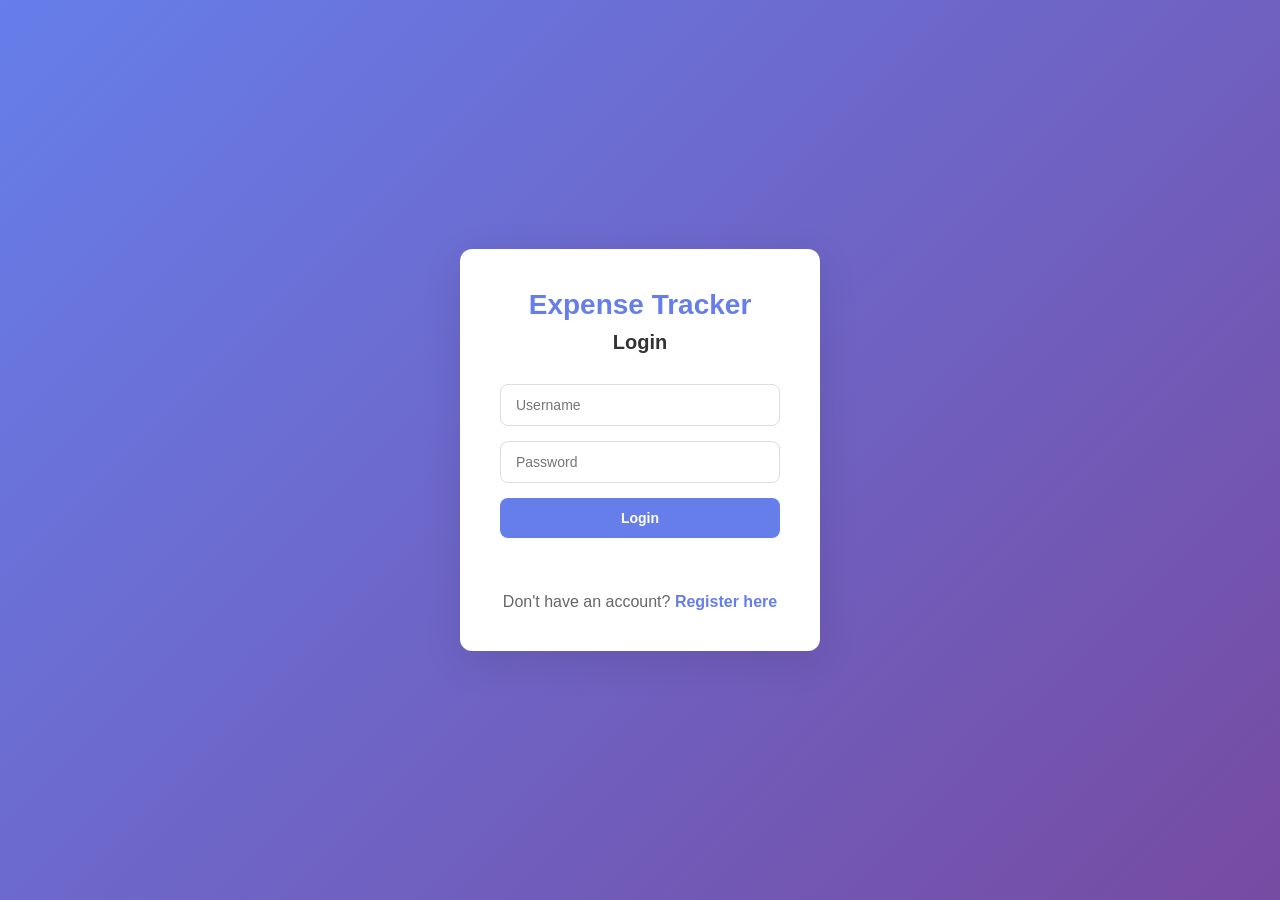
<file: src/main/resources/static/index.html>
<!DOCTYPE html>
<html lang="en">
<head>
    <meta charset="UTF-8">
    <meta name="viewport" content="width=device-width, initial-scale=1.0">
    <title>Expense Tracker - Login</title>
    <link rel="stylesheet" href="css/style.css">
</head>
<body>
<div class="auth-container">
    <div class="auth-card">
        <h1>Expense Tracker</h1>
        <h2>Login</h2>
        <div class="form-group">
            <input type="text" id="username" placeholder="Username" required>
        </div>
        <div class="form-group">
            <input type="password" id="password" placeholder="Password" required>
        </div>
        <button onclick="login()">Login</button>
        <p id="auth-message"></p>
        <p class="auth-link">Don't have an account? <a href="register.html">Register here</a></p>
    </div>
</div>
<script src="js/auth.js"></script>
</body>
</html>
</file>
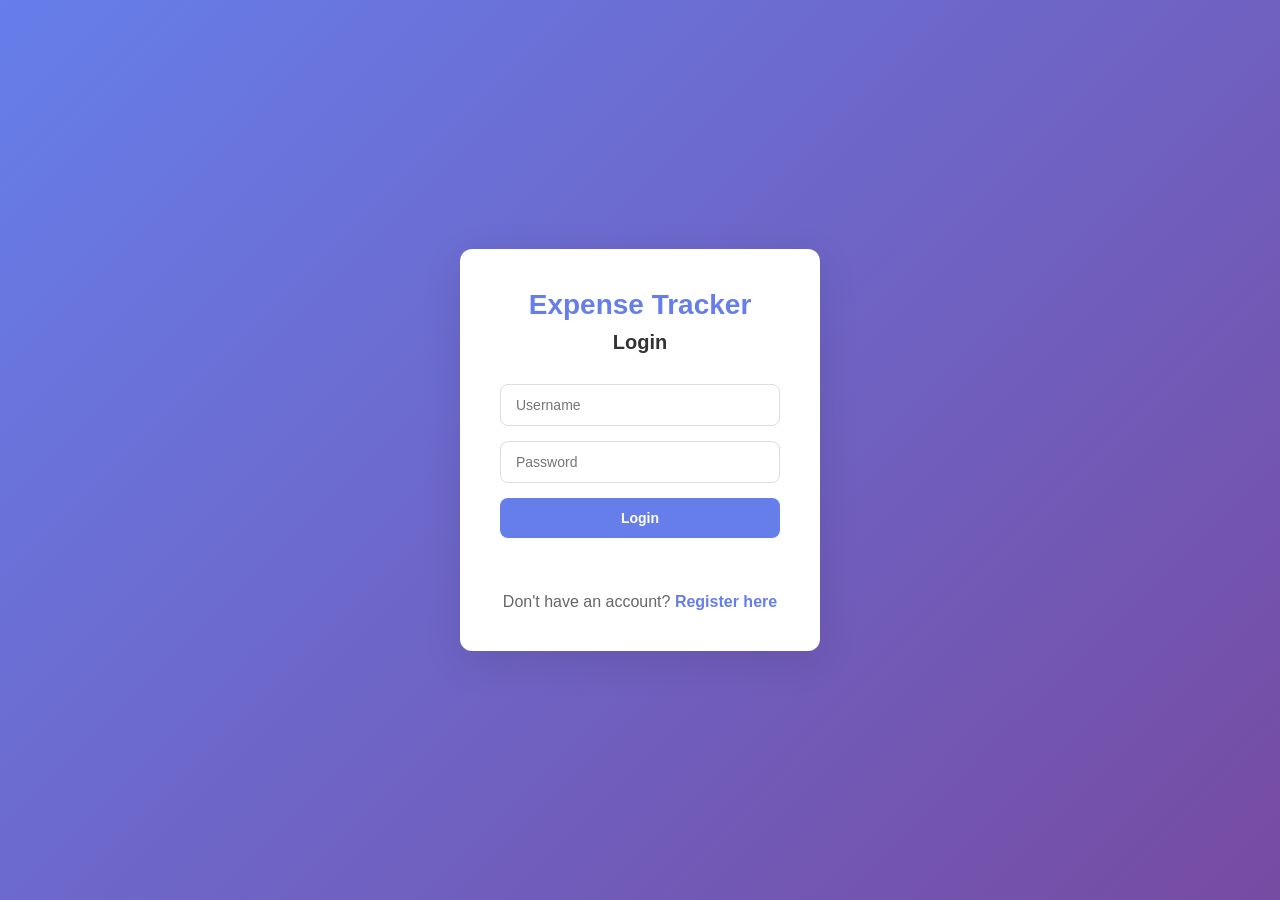
<file: src/main/resources/static/dashboard.html>
<!DOCTYPE html>
<html lang="en">
<head>
    <meta charset="UTF-8">
    <meta name="viewport" content="width=device-width, initial-scale=1.0">
    <title>Expense Tracker - Dashboard</title>
    <link rel="stylesheet" href="css/style.css">
</head>
<body>
<div class="dashboard-container">
    <nav class="navbar">
        <h1>Expense Tracker</h1>
        <div class="nav-right">
            <span id="welcome-user"></span>
            <button onclick="logout()">Logout</button>
        </div>
    </nav>

    <div class="main-content">
        <div class="card">
            <h3>Add Expense</h3>
            <div class="form-group">
                <input type="date" id="expense-date" required>
            </div>
            <div class="form-group">
                <select id="expense-category">
                    <option value="Food">Food</option>
                    <option value="Transportation">Transportation</option>
                    <option value="Entertainment">Entertainment</option>
                    <option value="Utilities">Utilities</option>
                    <option value="Others">Others</option>
                </select>
            </div>
            <div class="form-group">
                <input type="text" id="expense-description" placeholder="Description">
            </div>
            <div class="form-group">
                <input type="number" id="expense-amount" placeholder="Amount" step="0.01" required>
            </div>
            <button onclick="addExpense()">Add Expense</button>
        </div>

        <div class="card">
            <h3>View Expenses</h3>
            <div class="filter-group">
                <input type="date" id="filter-start" placeholder="From">
                <input type="date" id="filter-end" placeholder="To">
                <select id="filter-category">
                    <option value="">All Categories</option>
                    <option value="Food">Food</option>
                    <option value="Transportation">Transportation</option>
                    <option value="Entertainment">Entertainment</option>
                    <option value="Utilities">Utilities</option>
                    <option value="Others">Others</option>
                </select>
                <button onclick="loadExpenses()">Filter</button>
            </div>
            <p id="total-expense" class="total-display"></p>
            <table id="expenses-table">
                <thead>
                    <tr>
                        <th>Date</th>
                        <th>Category</th>
                        <th>Description</th>
                        <th>Amount</th>
                    </tr>
                </thead>
                <tbody id="expenses-body"></tbody>
            </table>
        </div>
    </div>
</div>
<script src="js/dashboard.js"></script>
</body>
</html>
</file>
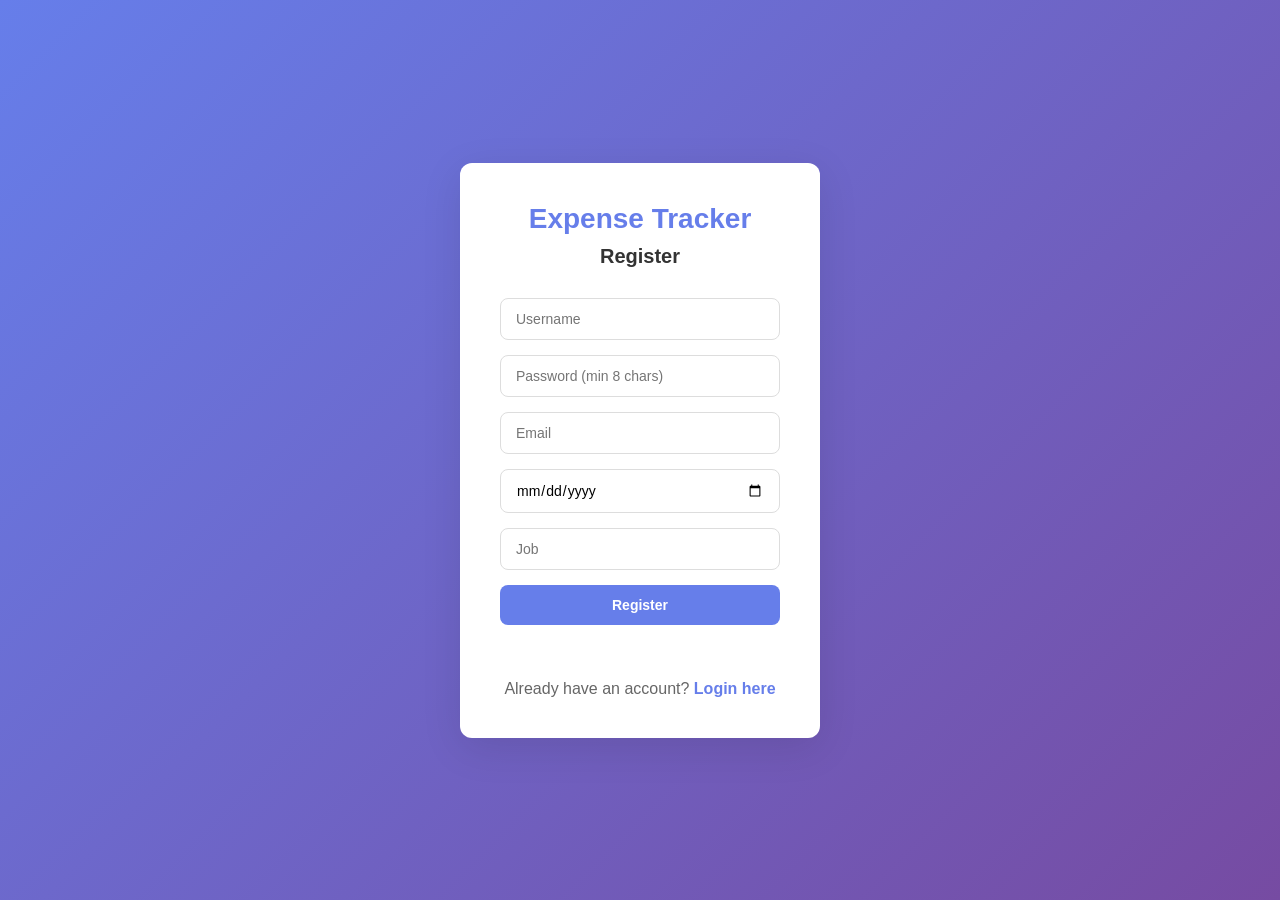
<file: src/main/resources/static/register.html>
<!DOCTYPE html>
<html lang="en">
<head>
    <meta charset="UTF-8">
    <meta name="viewport" content="width=device-width, initial-scale=1.0">
    <title>Expense Tracker - Register</title>
    <link rel="stylesheet" href="css/style.css">
</head>
<body>
<div class="auth-container">
    <div class="auth-card">
        <h1>Expense Tracker</h1>
        <h2>Register</h2>
        <div class="form-group">
            <input type="text" id="username" placeholder="Username" required>
        </div>
        <div class="form-group">
            <input type="password" id="password" placeholder="Password (min 8 chars)" required>
        </div>
        <div class="form-group">
            <input type="email" id="email" placeholder="Email" required>
        </div>
        <div class="form-group">
            <input type="date" id="dob" placeholder="Date of Birth">
        </div>
        <div class="form-group">
            <input type="text" id="job" placeholder="Job">
        </div>
        <button onclick="register()">Register</button>
        <p id="auth-message"></p>
        <p class="auth-link">Already have an account? <a href="index.html">Login here</a></p>
    </div>
</div>
<script src="js/auth.js"></script>
</body>
</html>
</file>
<file: src/main/resources/static/css/style.css>
* {
    box-sizing: border-box;
    margin: 0;
    padding: 0;
    font-family: 'Segoe UI', Tahoma, Geneva, Verdana, sans-serif;
}

body {
    background: linear-gradient(135deg, #667eea 0%, #764ba2 100%);
    min-height: 100vh;
    display: flex;
    justify-content: center;
    align-items: center;
}

.auth-container {
    width: 100%;
    max-width: 400px;
    padding: 20px;
}

.auth-card {
    background: white;
    padding: 40px;
    border-radius: 12px;
    box-shadow: 0 10px 40px rgba(0,0,0,0.1);
    text-align: center;
}

.auth-card h1 {
    color: #667eea;
    margin-bottom: 10px;
    font-size: 28px;
}

.auth-card h2 {
    color: #333;
    margin-bottom: 30px;
    font-size: 20px;
}

.dashboard-container {
    width: 100%;
    min-height: 100vh;
    background: #f5f7fa;
}

.navbar {
    background: white;
    padding: 15px 30px;
    box-shadow: 0 2px 10px rgba(0,0,0,0.05);
    display: flex;
    justify-content: space-between;
    align-items: center;
}

.navbar h1 {
    color: #667eea;
    font-size: 24px;
}

.nav-right {
    display: flex;
    align-items: center;
    gap: 20px;
}

.nav-right span {
    color: #333;
    font-weight: 500;
}

.nav-right button {
    background: #f44336;
    padding: 8px 20px;
}

.nav-right button:hover {
    background: #d32f2f;
}

.main-content {
    max-width: 1200px;
    margin: 30px auto;
    padding: 0 20px;
    display: grid;
    grid-template-columns: 1fr 2fr;
    gap: 20px;
}

.card {
    background: white;
    padding: 25px;
    border-radius: 12px;
    box-shadow: 0 2px 10px rgba(0,0,0,0.05);
}

.card h3 {
    color: #333;
    margin-bottom: 20px;
    font-size: 18px;
}

.form-group {
    margin-bottom: 15px;
}

input, select, button {
    width: 100%;
    padding: 12px 15px;
    border: 1px solid #ddd;
    border-radius: 8px;
    font-size: 14px;
    transition: border-color 0.3s;
}

input:focus, select:focus {
    outline: none;
    border-color: #667eea;
}

button {
    background: #667eea;
    color: white;
    border: none;
    cursor: pointer;
    font-weight: 600;
    transition: background 0.3s;
}

button:hover {
    background: #5a6fd8;
}

.filter-group {
    display: grid;
    grid-template-columns: 1fr 1fr 1fr auto;
    gap: 10px;
    margin-bottom: 20px;
}

.filter-group button {
    width: auto;
    padding: 12px 20px;
}

table {
    width: 100%;
    border-collapse: collapse;
    margin-top: 20px;
}

th, td {
    padding: 12px 15px;
    text-align: left;
    border-bottom: 1px solid #eee;
}

th {
    background: #f8f9fa;
    color: #333;
    font-weight: 600;
}

tr:hover {
    background: #f8f9fa;
}

.auth-link {
    margin-top: 20px;
    color: #666;
}

.auth-link a {
    color: #667eea;
    text-decoration: none;
    font-weight: 600;
}

.auth-link a:hover {
    text-decoration: underline;
}

#auth-message {
    margin-top: 15px;
    padding: 10px;
    border-radius: 8px;
    font-weight: 500;
}

.success {
    background: #d4edda;
    color: #155724;
}

.error {
    background: #f8d7da;
    color: #721c24;
}

.total-display {
    background: #e3f2fd;
    padding: 15px;
    border-radius: 8px;
    font-size: 18px;
    font-weight: 600;
    color: #1565c0;
    margin: 20px 0;
}

@media (max-width: 768px) {
    .main-content {
        grid-template-columns: 1fr;
    }
    
    .filter-group {
        grid-template-columns: 1fr;
    }
}
</file>
